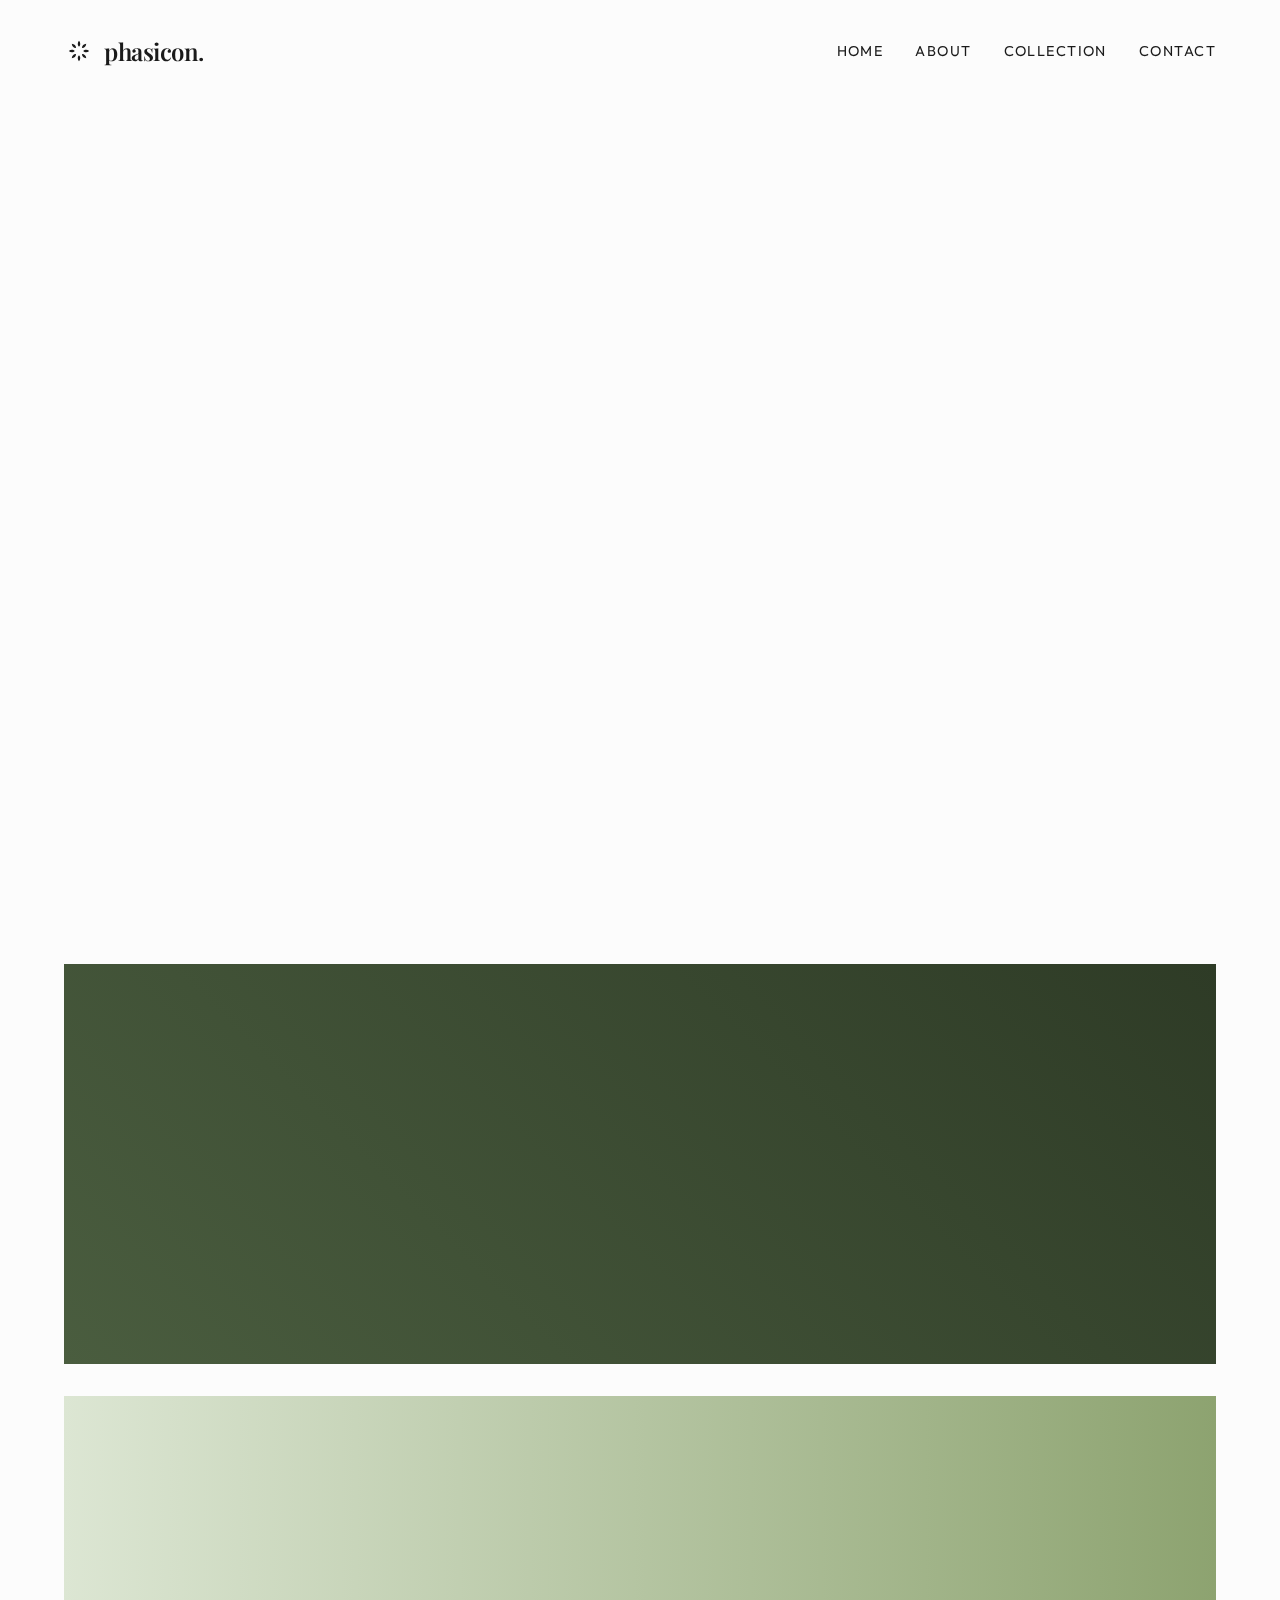
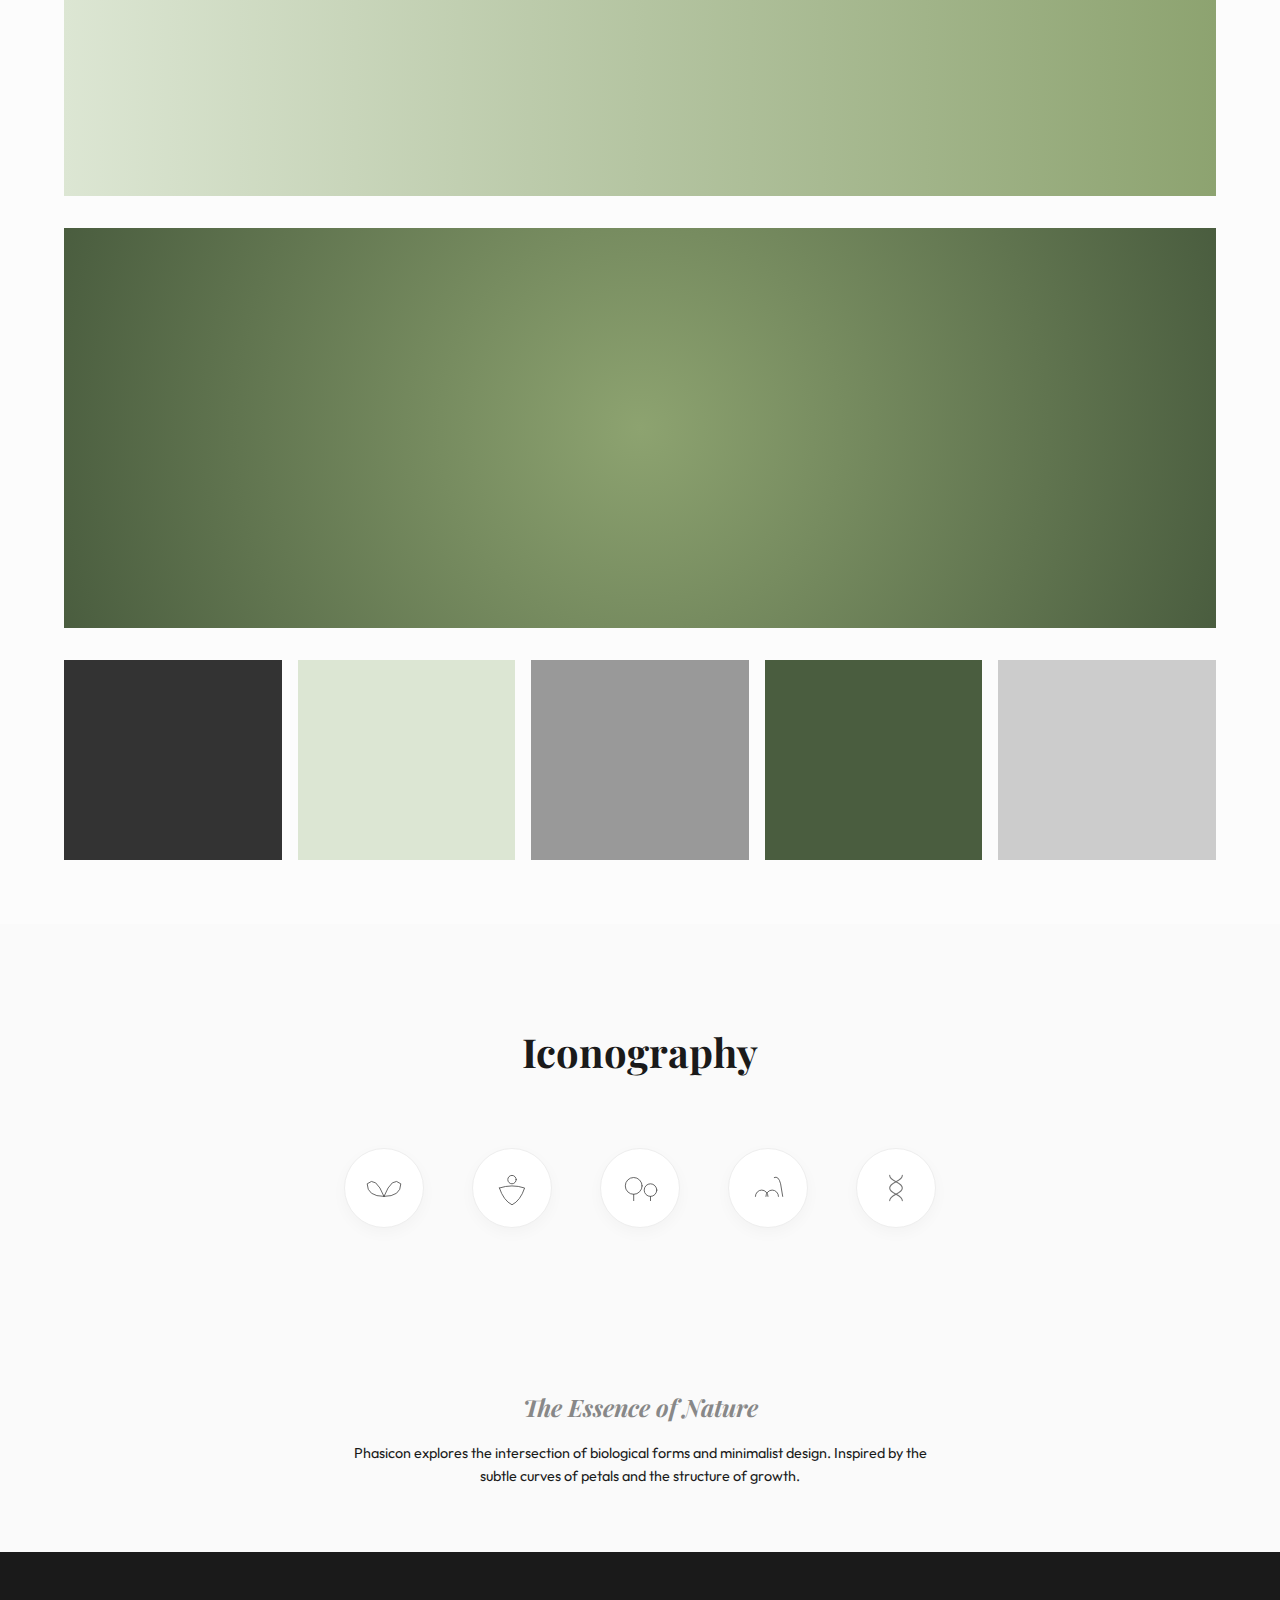
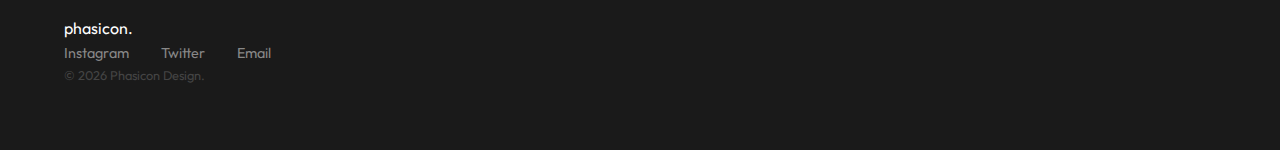
<file: website/index.html>
<!DOCTYPE html>
<html lang="en">

<head>
    <meta charset="UTF-8">
    <meta name="viewport" content="width=device-width, initial-scale=1.0">
    <title>Phasicon.</title>
    <link rel="stylesheet" href="style.css">
    <!-- Google Fonts for that premium serif look -->
    <link rel="preconnect" href="https://fonts.googleapis.com">
    <link rel="preconnect" href="https://fonts.gstatic.com" crossorigin>
    <link
        href="https://fonts.googleapis.com/css2?family=Outfit:wght@300;400;500&family=Playfair+Display:ital,wght@0,400;0,600;1,400&display=swap"
        rel="stylesheet">
</head>

<body>
    <header>
        <div class="logo">
            <!-- Embedding the petal SVG directly for easy styling -->
            <svg viewBox="0 0 250 250" class="logo-icon">
                <path d="M125 125 M0,0 C14,-12 14,-35 0,-50 C-14,-35 -14,-12 0,0" style="display:none" id="petal-def" />
                <g transform="translate(125, 125)">
                    <use href="#petal-def" transform="rotate(0) translate(0, -35)" />
                    <use href="#petal-def" transform="rotate(45) translate(0, -35)" />
                    <use href="#petal-def" transform="rotate(90) translate(0, -35)" />
                    <use href="#petal-def" transform="rotate(135) translate(0, -35)" />
                    <use href="#petal-def" transform="rotate(180) translate(0, -35)" />
                    <use href="#petal-def" transform="rotate(225) translate(0, -35)" />
                    <use href="#petal-def" transform="rotate(270) translate(0, -35)" />
                    <use href="#petal-def" transform="rotate(315) translate(0, -35)" />
                </g>
                <!-- Inline def fix -->
                <defs>
                    <path id="petal-shape" d="M0,0 C14,-12 14,-35 0,-50 C-14,-35 -14,-12 0,0" fill="currentColor" />
                </defs>
                <g transform="translate(125, 125)">
                    <use href="#petal-shape" transform="rotate(0) translate(0, -35)" />
                    <use href="#petal-shape" transform="rotate(45) translate(0, -35)" />
                    <use href="#petal-shape" transform="rotate(90) translate(0, -35)" />
                    <use href="#petal-shape" transform="rotate(135) translate(0, -35)" />
                    <use href="#petal-shape" transform="rotate(180) translate(0, -35)" />
                    <use href="#petal-shape" transform="rotate(225) translate(0, -35)" />
                    <use href="#petal-shape" transform="rotate(270) translate(0, -35)" />
                    <use href="#petal-shape" transform="rotate(315) translate(0, -35)" />
                </g>
            </svg>
            <span class="logo-text">phasicon.</span>
        </div>
        <nav>
            <a href="#home">Home</a>
            <a href="#about">About</a>
            <a href="#collection">Collection</a>
            <a href="#contact">Contact</a>
        </nav>
        <div class="menu-btn">Menu</div>
    </header>

    <main id="home">
        <section class="hero">
            <div class="hero-visual">
                <img src="phasicon_loading.svg" alt="Loading Animation" class="hero-spinner">
            </div>
            <div class="hero-content">
                <h1 class="main-title">phasicon.</h1>
                <p class="subtitle">Natural Minimalism</p>
            </div>
        </section>

        <section class="gallery" id="collection">
            <div class="gallery-item green-1"></div>
            <div class="gallery-item green-2"></div>
            <div class="gallery-item green-3"></div>
            <!-- Inspiration from Image 4: Collage strip -->
            <div class="collage-strip">
                <div class="strip-item img-1"></div>
                <div class="strip-item img-2"></div>
                <div class="strip-item img-3"></div>
                <div class="strip-item img-4"></div>
                <div class="strip-item img-5"></div>
            </div>
        </section>

        <section class="icons-display">
            <h2>Iconography</h2>
            <div class="icon-grid">
                <div class="icon-card"><img src="icon/leaves.svg" alt="Leaves"></div>
                <div class="icon-card"><img src="icon/sprout_person.svg" alt="Sprout"></div>
                <div class="icon-card"><img src="icon/trees.svg" alt="Trees"></div>
                <div class="icon-card"><img src="icon/landscape.svg" alt="Landscape"></div>
                <div class="icon-card"><img src="icon/helix.svg" alt="Helix"></div>
            </div>
        </section>

        <section class="about" id="about">
            <div class="about-text">
                <h3>The Essence of Nature</h3>
                <p>Phasicon explores the intersection of biological forms and minimalist design. Inspired by the subtle
                    curves of petals and the structure of growth.</p>
            </div>
        </section>
    </main>

    <footer id="contact">
        <div class="footer-logo">phasicon.</div>
        <div class="footer-links">
            <a href="#">Instagram</a>
            <a href="#">Twitter</a>
            <a href="#">Email</a>
        </div>
        <div class="copyright">© 2026 Phasicon Design.</div>
    </footer>

    <script src="script.js"></script>
</body>

</html>
</file>
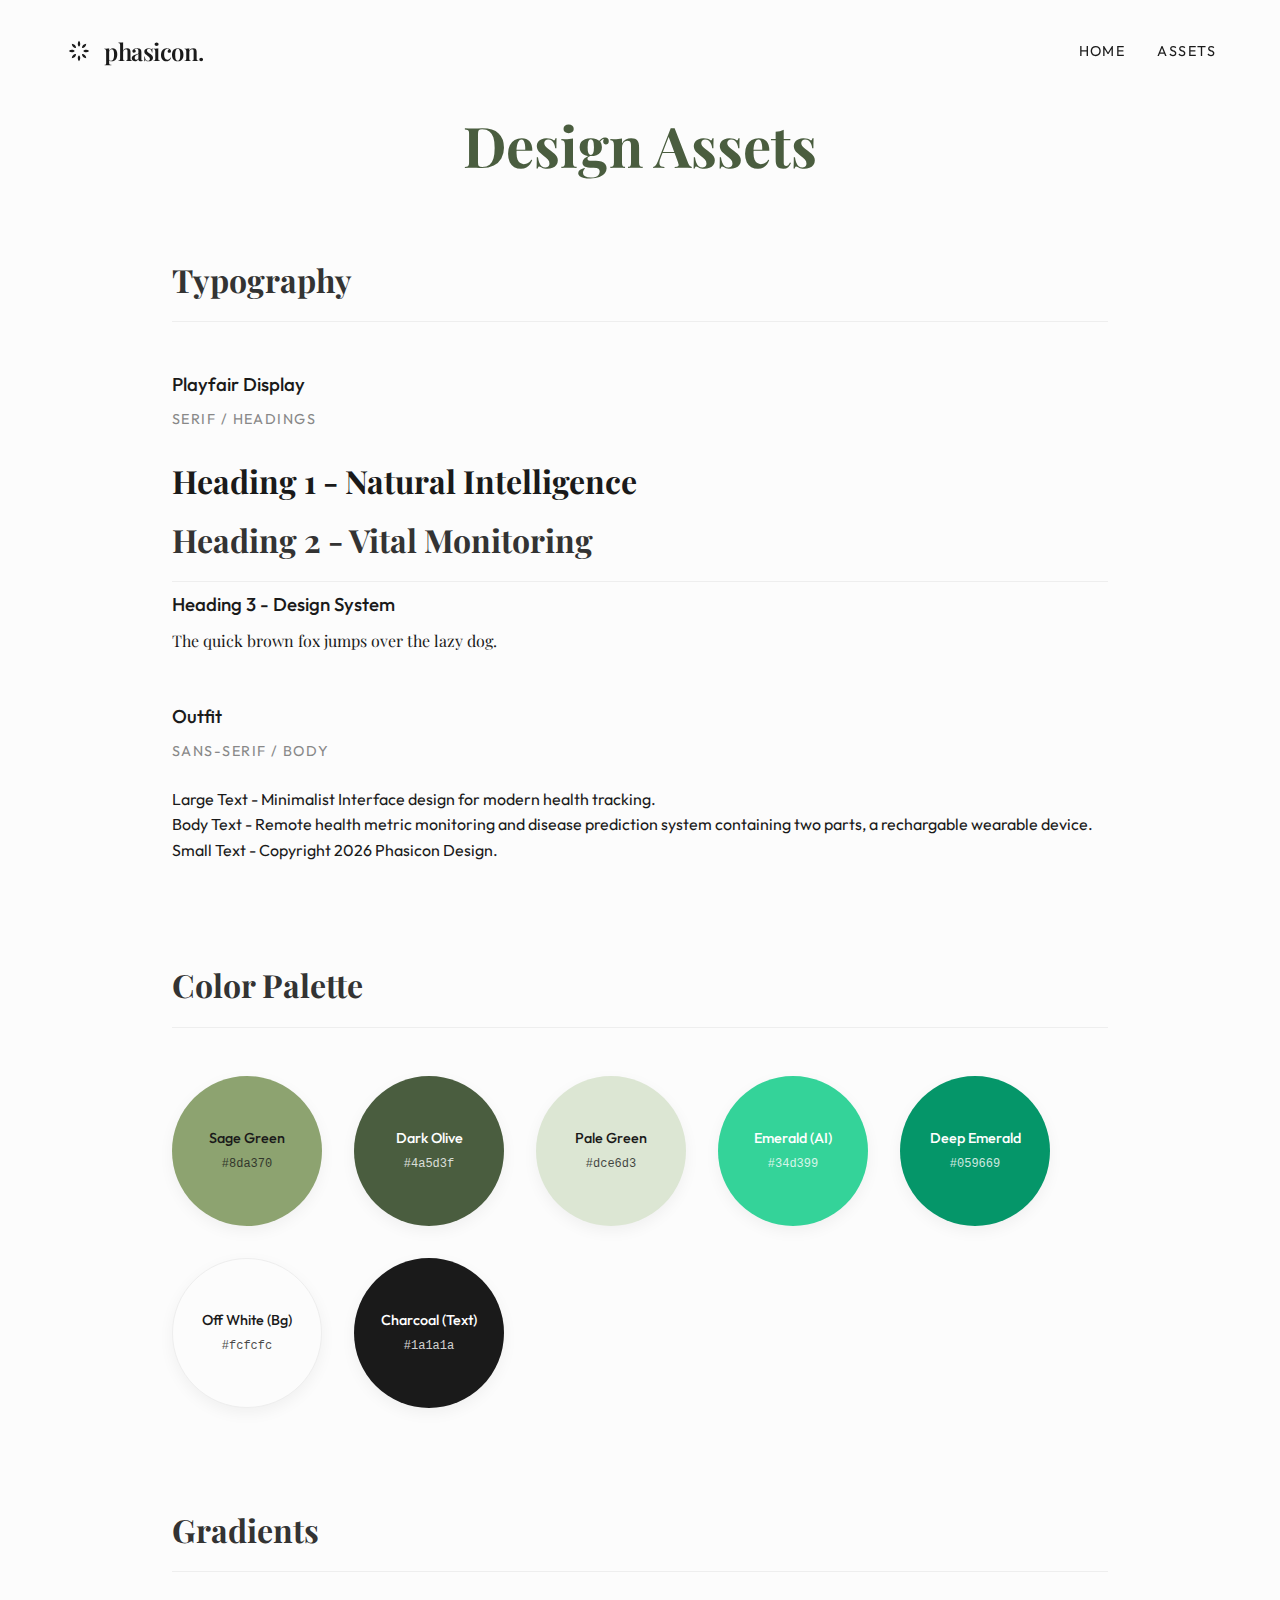
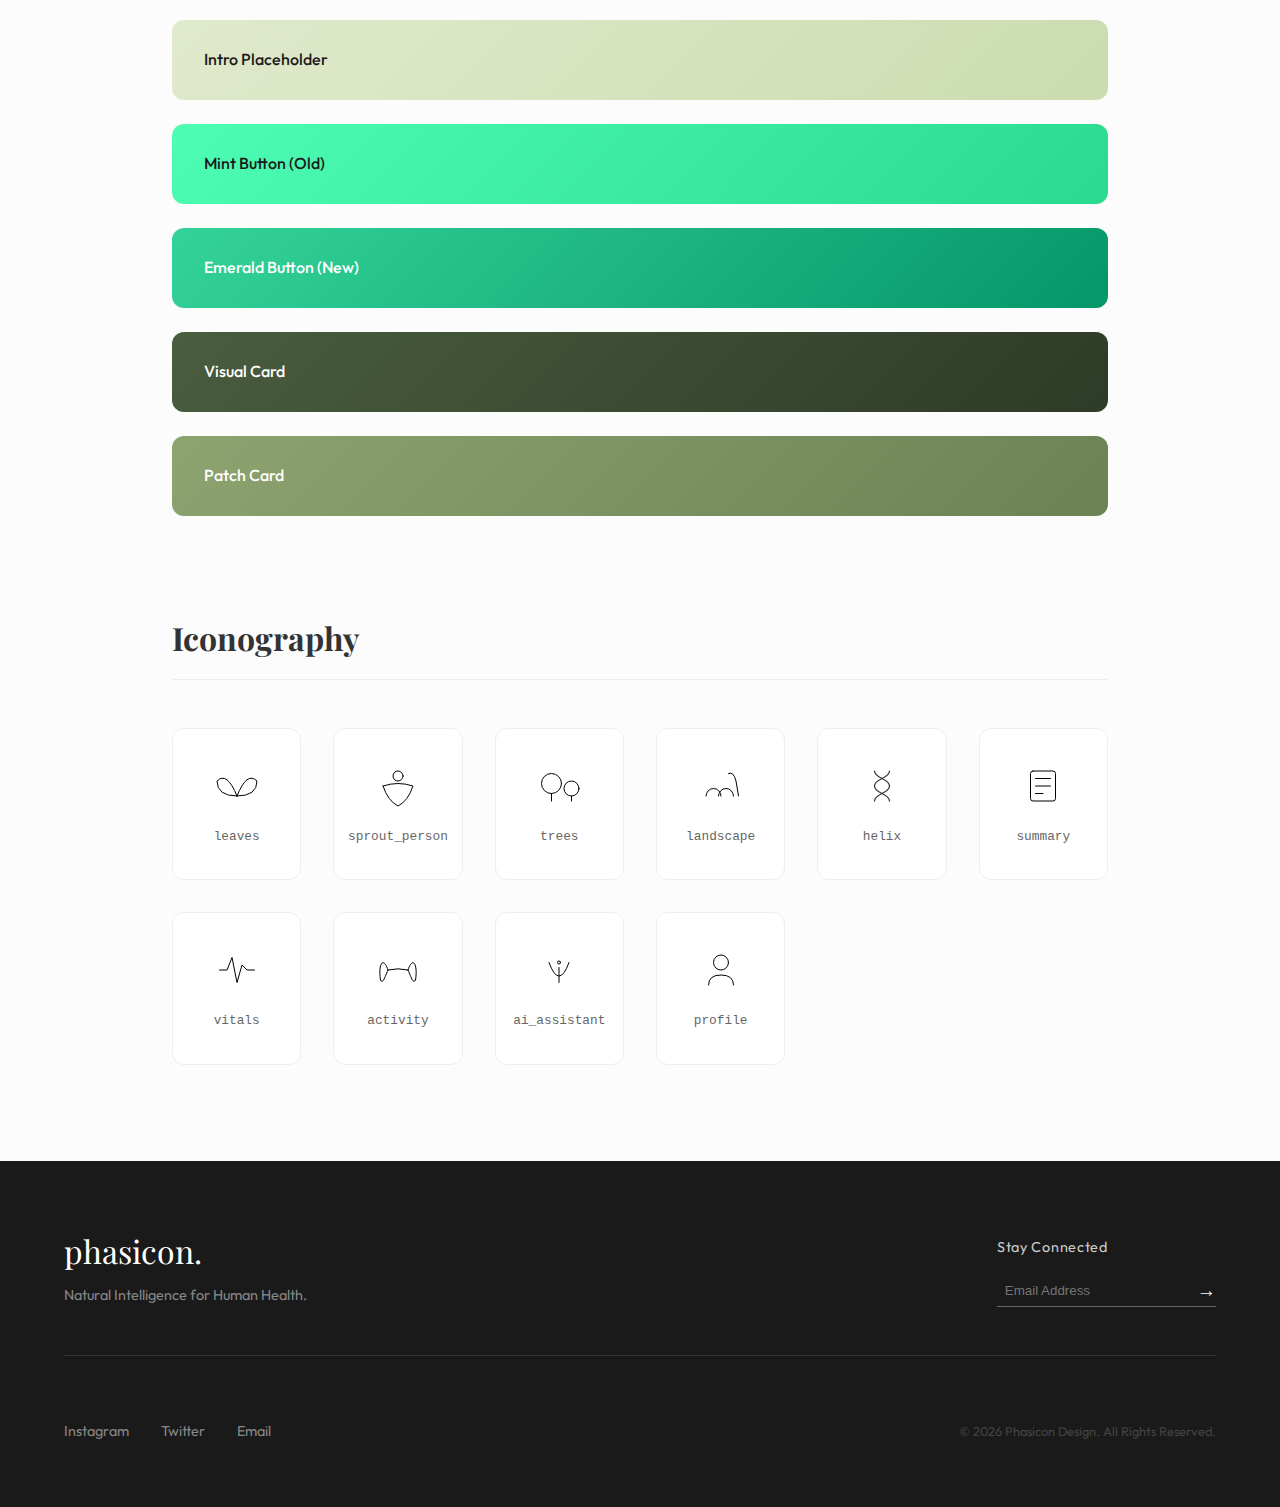
<file: website/assets.html>
<!DOCTYPE html>
<html lang="en">

<head>
    <meta charset="UTF-8">
    <meta name="viewport" content="width=device-width, initial-scale=1.0">
    <title>Assets - Phasicon.</title>
    <link rel="stylesheet" href="style.css">
    <link rel="preconnect" href="https://fonts.googleapis.com">
    <link rel="preconnect" href="https://fonts.gstatic.com" crossorigin>
    <link
        href="https://fonts.googleapis.com/css2?family=Outfit:wght@300;400;500&family=Playfair+Display:ital,wght@0,400;0,600;1,400&display=swap"
        rel="stylesheet">
</head>

<body>
    <header>
        <div class="logo">
            <a href="index.html"
                style="text-decoration: none; color: inherit; display: flex; align-items: center; gap: 10px;">
                <svg viewBox="0 0 250 250" class="logo-icon">
                    <path d="M125 125 M0,0 C14,-12 14,-35 0,-50 C-14,-35 -14,-12 0,0" style="display:none"
                        id="petal-def-asset" />
                    <defs>
                        <path id="petal-shape-asset" d="M0,0 C14,-12 14,-35 0,-50 C-14,-35 -14,-12 0,0"
                            fill="currentColor" />
                    </defs>
                    <g transform="translate(125, 125)">
                        <use href="#petal-shape-asset" transform="rotate(0) translate(0, -35)" />
                        <use href="#petal-shape-asset" transform="rotate(45) translate(0, -35)" />
                        <use href="#petal-shape-asset" transform="rotate(90) translate(0, -35)" />
                        <use href="#petal-shape-asset" transform="rotate(135) translate(0, -35)" />
                        <use href="#petal-shape-asset" transform="rotate(180) translate(0, -35)" />
                        <use href="#petal-shape-asset" transform="rotate(225) translate(0, -35)" />
                        <use href="#petal-shape-asset" transform="rotate(270) translate(0, -35)" />
                        <use href="#petal-shape-asset" transform="rotate(315) translate(0, -35)" />
                    </g>
                </svg>
                <span class="logo-text">phasicon.</span>
            </a>
        </div>
        <nav>
            <a href="index.html">Home</a>
            <a href="assets.html" class="active">Assets</a>
        </nav>
    </header>

    <main class="assets-page">
        <h1 class="assets-title">Design Assets</h1>

        <section class="assets-section">
            <h2>Typography</h2>
            <div class="type-specimen">
                <div class="font-group">
                    <h3>Playfair Display</h3>
                    <p class="font-meta">Serif / Headings</p>
                    <div class="font-demo serif">
                        <h1>Heading 1 - Natural Intelligence</h1>
                        <h2>Heading 2 - Vital Monitoring</h2>
                        <h3>Heading 3 - Design System</h3>
                        <p>The quick brown fox jumps over the lazy dog.</p>
                    </div>
                </div>
                <div class="font-group">
                    <h3>Outfit</h3>
                    <p class="font-meta">Sans-Serif / Body</p>
                    <div class="font-demo sans">
                        <p class="large">Large Text - Minimalist Interface design for modern health tracking.</p>
                        <p>Body Text - Remote health metric monitoring and disease prediction system containing two
                            parts, a rechargable wearable device.</p>
                        <p class="small">Small Text - Copyright 2026 Phasicon Design.</p>
                    </div>
                </div>
            </div>
        </section>

        <section class="assets-section">
            <h2>Color Palette</h2>
            <div class="swatch-grid">
                <div class="swatch" style="background-color: var(--accent-green);">
                    <span>Sage Green</span>
                    <code>#8da370</code>
                </div>
                <div class="swatch" style="background-color: var(--accent-dark); color: white;">
                    <span>Dark Olive</span>
                    <code>#4a5d3f</code>
                </div>
                <div class="swatch" style="background-color: var(--accent-light);">
                    <span>Pale Green</span>
                    <code>#dce6d3</code>
                </div>
                <div class="swatch" style="background-color: #34d399; color: white;">
                    <span>Emerald (AI)</span>
                    <code>#34d399</code>
                </div>
                <div class="swatch" style="background-color: #059669; color: white;">
                    <span>Deep Emerald</span>
                    <code>#059669</code>
                </div>
                <div class="swatch" style="background-color: #fcfcfc; border: 1px solid #eee;">
                    <span>Off White (Bg)</span>
                    <code>#fcfcfc</code>
                </div>
                <div class="swatch" style="background-color: #1a1a1a; color: white;">
                    <span>Charcoal (Text)</span>
                    <code>#1a1a1a</code>
                </div>
            </div>
        </section>

        <section class="assets-section">
            <h2>Gradients</h2>
            <div class="gradient-grid">
                <div class="gradient-bar" style="background: linear-gradient(135deg, #e0eacc 0%, #cbdcb0 100%);">
                    <span>Intro Placeholder</span>
                </div>
                <div class="gradient-bar" style="background: linear-gradient(135deg, #4efdb4 0%, #2bd991 100%);">
                    <span>Mint Button (Old)</span>
                </div>
                <div class="gradient-bar"
                    style="background: linear-gradient(135deg, #34d399 0%, #059669 100%); color: white;">
                    <span>Emerald Button (New)</span>
                </div>
                <div class="gradient-bar"
                    style="background: linear-gradient(135deg, #4a5d3f 0%, #2e3b26 100%); color: white;">
                    <span>Visual Card</span>
                </div>
                <div class="gradient-bar"
                    style="background: linear-gradient(135deg, #8da370 0%, #6b8255 100%); color: white;">
                    <span>Patch Card</span>
                </div>
            </div>
        </section>

        <section class="assets-section">
            <h2>Iconography</h2>
            <div class="assets-icon-grid">
                <div class="asset-icon-card">
                    <img src="icon/leaves.svg" alt="Leaves">
                    <span>leaves</span>
                </div>
                <div class="asset-icon-card">
                    <img src="icon/sprout_person.svg" alt="Sprout">
                    <span>sprout_person</span>
                </div>
                <div class="asset-icon-card">
                    <img src="icon/trees.svg" alt="Trees">
                    <span>trees</span>
                </div>
                <div class="asset-icon-card">
                    <img src="icon/landscape.svg" alt="Landscape">
                    <span>landscape</span>
                </div>
                <div class="asset-icon-card">
                    <img src="icon/helix.svg" alt="Helix">
                    <span>helix</span>
                </div>
                <div class="asset-icon-card">
                    <img src="icon/summary.svg" alt="Summary">
                    <span>summary</span>
                </div>
                <div class="asset-icon-card">
                    <img src="icon/vitals.svg" alt="Vitals">
                    <span>vitals</span>
                </div>
                <div class="asset-icon-card">
                    <img src="icon/activity.svg" alt="Activity">
                    <span>activity</span>
                </div>
                <div class="asset-icon-card">
                    <img src="icon/ai_assistant.svg" alt="AI">
                    <span>ai_assistant</span>
                </div>
                <div class="asset-icon-card">
                    <img src="icon/profile.svg" alt="Profile">
                    <span>profile</span>
                </div>
            </div>
        </section>
    </main>

    <footer id="contact">
        <div class="footer-top">
            <div class="footer-brand">
                <div class="footer-logo">phasicon.</div>
                <p>Natural Intelligence for Human Health.</p>
            </div>
            <div class="footer-newsletter">
                <span>Stay Connected</span>
                <div class="newsletter-input">
                    <input type="email" placeholder="Email Address">
                    <button>&rarr;</button>
                </div>
            </div>
        </div>
        <div class="footer-bottom">
            <div class="footer-links">
                <a href="#">Instagram</a>
                <a href="#">Twitter</a>
                <a href="#">Email</a>
            </div>
            <div class="copyright">© 2026 Phasicon Design. All Rights Reserved.</div>
        </div>
    </footer>
</body>

</html>
</file>
<file: website/style.css>
:root {
    --bg-color: #fcfcfc;
    --text-color: #1a1a1a;
    --accent-green: #8da370; /* Muted Sage Green */
    --accent-dark: #4a5d3f; /* Dark Olive */
    --accent-light: #dce6d3; /* Pale Green */
    --font-serif: 'Playfair Display', serif;
    --font-sans: 'Outfit', sans-serif;
}

* {
    margin: 0;
    padding: 0;
    box-sizing: border-box;
}

body {
    background-color: var(--bg-color);
    color: var(--text-color);
    font-family: var(--font-sans);
    line-height: 1.6;
    overflow-x: hidden;
}

header {
    display: flex;
    justify-content: space-between;
    align-items: center;
    padding: 2rem 4rem;
    position: fixed;
    top: 0;
    width: 100%;
    background: rgba(252, 252, 252, 0.9);
    backdrop-filter: blur(10px);
    z-index: 100;
}

.logo {
    display: flex;
    align-items: center;
    gap: 10px;
}

.logo-icon {
    width: 30px;
    height: 30px;
    color: var(--text-color);
}

.logo-text {
    font-family: var(--font-serif);
    font-size: 1.5rem;
    font-weight: 600;
    letter-spacing: -0.02em;
}

nav {
    display: flex;
    gap: 2rem;
}

nav a {
    text-decoration: none;
    color: var(--text-color);
    font-size: 0.9rem;
    text-transform: uppercase;
    letter-spacing: 0.1em;
    transition: color 0.3s;
}

nav a:hover {
    color: var(--accent-green);
}

.menu-btn {
    display: none;
    cursor: pointer;
}

/* Hero Section */
.hero {
    height: 100vh;
    display: flex;
    flex-direction: column;
    justify-content: center;
    align-items: center;
    text-align: center;
    position: relative;
    padding-top: 50px;
}

.main-title {
    font-family: var(--font-serif);
    font-size: 8rem;
    font-weight: 400;
    letter-spacing: -0.05em;
    margin-bottom: 1rem;
    opacity: 0;
    animation: fadeInUp 1s ease-out forwards;
}

.subtitle {
    font-size: 1.2rem;
    letter-spacing: 0.2em;
    text-transform: uppercase;
    color: var(--accent-dark);
    opacity: 0;
    animation: fadeInUp 1s ease-out 0.3s forwards;
}

.hero-visual {
    margin-top: 3rem;
    opacity: 0;
    animation: fadeIn 1.5s ease-out 0.6s forwards;
}

.hero-spinner {
    width: 150px;
    height: 150px;
}

/* Introduction Section */
.introduction {
    display: flex;
    min-height: 80vh; /* Occupy significant vertical space */
}

.intro-visual {
    flex: 1;
    background-color: #f0f0f0; /* Fallback */
    background: linear-gradient(135deg, #e0eacc 0%, #cbdcb0 100%); /* Placeholder gradient matching the vibe */
    background-size: cover;
    background-position: center;
}

.intro-content {
    flex: 1;
    background-color: #dce6d3; /* Muted Green from image */
    padding-left: 1rem;
    padding-right: 1rem;
    display: flex;
    flex-direction: column;
    justify-content: center;
    color: var(--text-color);
}

.intro-title {
    font-family: var(--font-serif);
    font-size: 3.5rem;
    font-weight: 400;
    margin-bottom: 3rem;
    letter-spacing: 0.05em;
    color: #1a1a1a;
}

.intro-text {
    font-family: var(--font-sans);
    font-size: 1rem;
    line-height: 1.8;
    color: #333;
    max-width: 600px;
}



/* Technology Section */
.technology {
    padding: 6rem 4rem;
    background-color: var(--bg-color);
}

.tech-header {
    text-align: center;
    margin-bottom: 4rem;
}

.tech-header h2 {
    font-family: var(--font-serif);
    font-size: 3rem;
    margin-bottom: 1rem;
    color: var(--accent-dark);
}

.tech-header p {
    font-size: 1.1rem;
    text-transform: uppercase;
    letter-spacing: 0.15em;
    color: #666;
}

.tech-grid {
    display: grid;
    grid-template-columns: 1fr 1fr;
    gap: 2rem;
    max-width: 1200px;
    margin: 0 auto;
}

.tech-card {
    border-radius: 20px;
    padding: 3rem;
    color: #fff;
    display: flex;
    flex-direction: column;
    justify-content: space-between;
    min-height: 400px;
    position: relative;
    overflow: hidden;
    transition: transform 0.4s ease;
}

.tech-card:hover {
    transform: translateY(-10px);
}

.card-visual {
    background-color: #4a5d3f; /* Deep Olive */
    background: linear-gradient(135deg, #4a5d3f 0%, #2e3b26 100%);
}

.card-patch {
    background-color: #8da370; /* Sage Green */
    background: linear-gradient(135deg, #8da370 0%, #6b8255 100%);
}

.tech-card h3 {
    font-family: var(--font-serif);
    font-size: 2rem;
    margin-bottom: 1.5rem;
}

.tech-card p {
    font-size: 1.05rem;
    line-height: 1.6;
    opacity: 0.9;
}

/* Decorative Card Elements */
.card-visual-element, .patch-shape {
    position: absolute;
    bottom: -20px;
    right: -20px;
    opacity: 0.2;
}

.pulse-ring {
    width: 150px;
    height: 150px;
    border: 2px solid white;
    border-radius: 50%;
    animation: pulse 3s infinite;
}

.patch-shape {
    width: 100px;
    height: 100px;
    background-color: white;
    border-radius: 30% 70% 70% 30% / 30% 30% 70% 70%;
    animation: morph 6s infinite ease-in-out;
}

@keyframes pulse {
    0% { transform: scale(1); opacity: 0.5; }
    100% { transform: scale(1.5); opacity: 0; }
}

@keyframes morph {
    0% { border-radius: 30% 70% 70% 30% / 30% 30% 70% 70%; }
    50% { border-radius: 70% 30% 30% 70% / 70% 70% 30% 30%; }
    100% { border-radius: 30% 70% 70% 30% / 30% 30% 70% 70%; }
}

/* Gallery / Collection */
.gallery {
    padding: 4rem;
    display: flex;
    flex-direction: column;
    gap: 2rem;
}

.gallery-item {
    height: 400px;
    width: 100%;
    background-color: #eee;
    background-size: cover;
    background-position: center;
}

.green-1 {
    background: linear-gradient(45deg, #4a5d3f, #2e3b26);
    /* Placeholder for the dark textured image */
}
.green-2 {
    background: linear-gradient(to right, #dce6d3, #8da370);
}
.green-3 {
    background: radial-gradient(circle at center, #8da370, #4a5d3f);
}

.collage-strip {
    display: flex;
    gap: 1rem;
    height: 200px;
}

.strip-item {
    flex: 1;
    background-color: #ddd;
    transition: flex 0.5s ease;
}

.strip-item:hover {
    flex: 2;
}

.img-1 { background-color: #333; }
.img-2 { background-color: var(--accent-light); }
.img-3 { background-color: #999; }
.img-4 { background-color: var(--accent-dark); }
.img-5 { background-color: #ccc; }


/* Icons Display / Metrics */
.icons-display {
    padding: 6rem 4rem;
    text-align: center;
    background-color: #fafafa;
}

.icons-display h2 {
    font-family: var(--font-serif);
    margin-bottom: 4rem;
    font-size: 2.5rem;
    color: var(--text-color);
}

.icon-grid {
    display: flex;
    justify-content: center;
    gap: 3rem;
    flex-wrap: wrap;
}

.icon-card-wrapper {
    display: flex;
    flex-direction: column;
    align-items: center;
    gap: 1rem;
}

.metric-label {
    font-size: 0.8rem;
    text-transform: uppercase;
    letter-spacing: 0.1em;
    color: #888;
}

.icon-card {
    width: 80px;
    height: 80px;
    border: 1px solid #eee;
    border-radius: 50%;
    display: flex;
    align-items: center;
    justify-content: center;
    padding: 18px;
    background: white;
    box-shadow: 0 5px 15px rgba(0,0,0,0.03);
    transition: all 0.3s ease;
}

.icon-card:hover {
    transform: translateY(-5px);
    border-color: var(--accent-green);
}

.icon-card img {
    width: 100%;
    height: 100%;
    object-fit: contain;
    opacity: 0.7;
}

/* Smart Analytics Section */
.smart-analytics {
    padding: 6rem 4rem;
    background-color: #dce6d3; /* Pale Green Background */
    display: flex;
    justify-content: center;
}

.analytics-content {
    display: flex;
    align-items: center;
    gap: 4rem;
    max-width: 1200px;
}

.analytics-text {
    flex: 1;
}

.analytics-text h2 {
    font-family: var(--font-serif);
    font-size: 3rem;
    margin-bottom: 1.5rem;
    color: var(--accent-dark);
}

.analytics-text p {
    font-size: 1.1rem;
    margin-bottom: 2rem;
    max-width: 500px;
}

.feature-list {
    list-style: none;
}

.feature-list li {
    padding: 0.5rem 0;
    border-bottom: 1px solid rgba(0,0,0,0.1);
    font-family: var(--font-serif);
    font-size: 1.1rem;
    color: var(--accent-dark);
}

.analytics-visual {
    flex: 1;
    display: flex;
    justify-content: center;
}

.glass-card {
    width: 340px; /* Widened to fit 5 nav items comfortably */
    height: 420px;
    background: rgba(255, 255, 255, 0.4);
    backdrop-filter: blur(10px);
    border: 1px solid rgba(255, 255, 255, 0.6);
    border-radius: 28px;
    padding: 2rem;
    display: flex;
    flex-direction: column;
    justify-content: space-between;
    box-shadow: 0 20px 40px rgba(0,0,0,0.05);
}

.glass-header {
    display: flex;
    justify-content: space-between;
    font-weight: 500;
}

.glass-chart {
    display: flex;
    align-items: flex-end;
    gap: 10px;
    height: 150px;
}

.bar {
    flex: 1;
    background: rgba(255,255,255,0.5);
    border-radius: 4px;
}

.bar.active {
    background: var(--accent-dark);
}

.app-nav {
    display: flex;
    justify-content: space-between;
    align-items: flex-end;
    padding-top: 1rem;
    border-top: 1px solid rgba(255,255,255,0.3);
    margin-top: auto;
    position: relative; /* Ensure z-index works contextually */
}

.nav-item {
    display: flex;
    flex-direction: column;
    align-items: center;
    gap: 6px;
    flex: 1;
    position: relative;
    cursor: pointer;
    min-width: 0; /* Allow shrinking */
}

.nav-icon {
    width: 24px;
    height: 24px;
    opacity: 0.6;
    transition: all 0.3s;
}

.nav-item:hover .nav-icon {
    opacity: 1;
    transform: translateY(-2px);
}

.nav-label {
    font-size: 0.6rem;
    text-transform: uppercase;
    letter-spacing: 0.02em;
    color: #555;
    opacity: 0.9;
    white-space: nowrap; /* Prevent wrapping */
    overflow: hidden;
    text-overflow: ellipsis;
}

/* Central AI Action Button */
.nav-item.ai-action {
    flex: 0 0 70px; /* Fixed width for the button container */
    margin-top: -35px; /* Pull up to float */
    overflow: visible; /* Allow button to overflow container */
    align-items: center;
    justify-content: center;
}

/* Specificity Boost: Use .nav-icon.action-btn */
.nav-icon.action-btn {
    width: 65px;
    height: 65px;
    opacity: 1;
    background: #34d399; /* Emerald Green base */
    background: linear-gradient(135deg, #34d399 0%, #059669 100%); /* Emerald Gradient */
    border-radius: 50%;
    display: flex;
    align-items: center;
    justify-content: center;
    box-shadow: 0 5px 20px rgba(16, 185, 129, 0.4); /* Shadow to match */
    transition: transform 0.3s cubic-bezier(0.175, 0.885, 0.32, 1.275);
    border: 4px solid #edf3e6; /* Match card background for cutout effect */
    z-index: 10;
}

.action-btn:hover {
    transform: scale(1.1);
    box-shadow: 0 8px 25px rgba(16, 185, 129, 0.6);
}

.nav-icon.action-btn img {
    width: 45%;
    height: 45%;
    filter: brightness(0); /* Black icon */
    display: block; /* Eliminate inline spacing */
}

/* Adjust labels for non-action items */
.nav-item:not(.ai-action) .nav-label {
    margin-top: 2px;
}

/* Use Cases Section */
.use-cases {
    padding: 6rem 4rem;
    background-color: white;
}

.uc-header {
    text-align: center;
    margin-bottom: 4rem;
}

.uc-header h2 {
    font-family: var(--font-serif);
    font-size: 3rem;
    color: #1a1a1a;
}

.uc-grid {
    display: grid;
    grid-template-columns: repeat(3, 1fr);
    gap: 3rem;
    max-width: 1200px;
    margin: 0 auto;
}

.uc-card {
    padding: 2rem;
    background: #fcfcfc;
    border: 1px solid #f0f0f0;
    border-radius: 12px;
    transition: transform 0.3s;
}

.uc-card:hover {
    transform: translateY(-5px);
    border-color: var(--accent-light);
}

.uc-card h3 {
    font-family: var(--font-serif);
    font-size: 1.5rem;
    margin-bottom: 1rem;
    color: var(--accent-dark);
}

.uc-card p {
    font-size: 0.95rem;
    line-height: 1.6;
    color: #666;
}

/* About */
.about {
    padding: 4rem;
    text-align: center;
    background-color: #fafafa;
}

.about-text {
    max-width: 600px;
    margin: 0 auto;
}

.about-text h3 {
    font-family: var(--font-serif);
    font-size: 1.5rem;
    margin-bottom: 1rem;
    font-style: italic;
    color: #888;
}

.about-text p {
    font-size: 0.9rem;
}

/* Footer */
footer {
    padding: 4rem;
    background-color: #1a1a1a;
    color: #fff;
    display: block; /* Override previous flex */
}

.footer-top {
    display: flex;
    justify-content: space-between;
    align-items: end;
    margin-bottom: 4rem;
    border-bottom: 1px solid #333;
    padding-bottom: 3rem;
}

.footer-brand .footer-logo {
    font-family: var(--font-serif);
    font-size: 2rem;
    margin-bottom: 0.5rem;
    color: #fff;
}

.footer-brand p {
    color: #888;
    font-size: 0.9rem;
}

.footer-newsletter span {
    display: block;
    margin-bottom: 1rem;
    font-size: 0.9rem;
    letter-spacing: 0.05em;
    color: #ccc;
}

.newsletter-input {
    display: flex;
    border-bottom: 1px solid #666;
}

.newsletter-input input {
    background: transparent;
    border: none;
    color: white;
    padding: 0.5rem;
    width: 200px;
    outline: none;
}

.newsletter-input button {
    background: transparent;
    border: none;
    color: white;
    cursor: pointer;
    font-size: 1.2rem;
}

.footer-bottom {
    display: flex;
    justify-content: space-between;
    align-items: center;
}

.footer-links {
    display: flex;
    gap: 2rem;
}

.footer-links a {
    text-decoration: none;
    color: #888;
    font-size: 0.9rem;
    transition: color 0.3s;
}

.footer-links a:hover {
    color: white;
}

.copyright {
    font-size: 0.8rem;
    color: #444;
}

/* Animations */
@keyframes fadeInUp {
    from {
        opacity: 0;
        transform: translateY(20px);
    }
    to {
        opacity: 1;
        transform: translateY(0);
    }
}

@keyframes fadeIn {
    to { opacity: 1; }
}

/* Responsive */
@media (max-width: 768px) {
    header {
        padding: 1.5rem;
    }
    
    .main-title {
        font-size: 15vw; /* Fluid font size for title */
        line-height: 1.1;
    }
    
    .subtitle {
        font-size: 1rem;
    }

    nav {
        position: absolute;
        top: 100%;
        left: 0;
        width: 100%;
        background: rgba(252, 252, 252, 0.98);
        flex-direction: column;
        align-items: center;
        padding: 2rem 0;
        gap: 1.5rem;
        border-bottom: 1px solid #eee;
        
        /* Hidden state for simple toggle */
        display: none; 
    }
    
    nav.active {
        display: flex;
    }

    .menu-btn {
        display: block;
    }

    .gallery, .icons-display, .about, footer {
        padding: 3rem 1.5rem;
    }

    .collage-strip {
        flex-direction: column;
        height: auto;
    }

    .strip-item {
        height: 120px;
    }
    
    .icon-grid {
        gap: 1.5rem;
    }
    
    footer {
        flex-direction: column;
        gap: 2rem;
        text-align: center;
    }
    
    .footer-links {
        flex-direction: column;
        gap: 1rem;
    }

    .introduction {
        flex-direction: column;
        min-height: auto;
    }

    .intro-visual {
        min-height: 300px;
    }

    .intro-content {
        padding: 3rem 1.5rem;
    }

    .intro-title {
        font-size: 2.5rem;
        margin-bottom: 1.5rem;
    }

    .tech-grid {
        grid-template-columns: 1fr;
    }

    .tech-card {
        min-height: 300px;
        padding: 2rem;
    }

    .tech-header h2 {
        font-size: 2rem;
    }

    /* Mobile Updates for New Sections */
    .icons-display {
        padding: 3rem 1.5rem;
    }
    
    .icon-grid {
        gap: 1.5rem;
    }

    .analytics-content {
        flex-direction: column;
        gap: 2rem;
        text-align: center;
    }

    .analytics-text p {
        margin-left: auto;
        margin-right: auto;
    }

    .uc-grid {
        grid-template-columns: 1fr;
        gap: 1.5rem;
    }

    .footer-top {
        flex-direction: column;
        gap: 2rem;
        text-align: center;
        align-items: center;
    }

    .newsletter-input {
        justify-content: center;
    }
}

/* Assets Page Styles */
.assets-page {
    padding-top: 100px;
    background-color: var(--bg-color);
    min-height: 100vh;
}

.assets-title {
    text-align: center;
    font-family: var(--font-serif);
    font-size: 3.5rem;
    margin-bottom: 4rem;
    color: var(--accent-dark);
}

.assets-section {
    max-width: 1000px;
    margin: 0 auto 6rem auto;
    padding: 0 2rem;
}

.assets-section h2 {
    font-family: var(--font-serif);
    font-size: 2rem;
    border-bottom: 1px solid #eee;
    padding-bottom: 1rem;
    margin-bottom: 3rem;
    color: #333;
}

/* Typography Assets */
.font-group {
    margin-bottom: 3rem;
}

.font-group h3 {
    font-family: var(--font-sans);
    font-weight: 500;
    margin-bottom: 0.5rem;
}

.font-meta {
    color: #888;
    margin-bottom: 1.5rem;
    font-size: 0.9rem;
    text-transform: uppercase;
    letter-spacing: 0.1em;
}

.font-demo.serif {
    font-family: var(--font-serif);
}

.font-demo.sans {
    font-family: var(--font-sans);
}

.font-demo h1, .font-demo h2, .font-demo h3 { margin-bottom: 0.5rem; }

/* Color Swatches */
.swatch-grid {
    display: flex;
    flex-wrap: wrap;
    gap: 2rem;
}

.swatch {
    width: 150px;
    height: 150px;
    border-radius: 50%;
    display: flex;
    flex-direction: column;
    align-items: center;
    justify-content: center;
    text-align: center;
    box-shadow: 0 5px 15px rgba(0,0,0,0.05);
    font-size: 0.9rem;
}

.swatch span { font-weight: 500; display: block; margin-bottom: 5px; }
.swatch code { font-size: 0.75rem; opacity: 0.8; font-family: monospace; }

/* Gradient Grid */
.gradient-grid {
    display: flex;
    flex-direction: column;
    gap: 1.5rem;
}

.gradient-bar {
    width: 100%;
    height: 80px;
    border-radius: 12px;
    display: flex;
    align-items: center;
    padding: 0 2rem;
    font-weight: 500;
}

/* Icon Grid */
.assets-icon-grid {
    display: grid;
    grid-template-columns: repeat(auto-fill, minmax(120px, 1fr));
    gap: 2rem;
}

.asset-icon-card {
    background: #fff;
    border: 1px solid #eee;
    border-radius: 12px;
    padding: 2rem;
    display: flex;
    flex-direction: column;
    align-items: center;
    gap: 1rem;
    transition: transform 0.2s;
}

.asset-icon-card:hover {
    transform: translateY(-3px);
    border-color: var(--accent-green);
}

.asset-icon-card img {
    width: 50px;
    height: 50px;
}

.asset-icon-card span {
    font-size: 0.8rem;
    color: #666;
    font-family: monospace;
}
</file>
